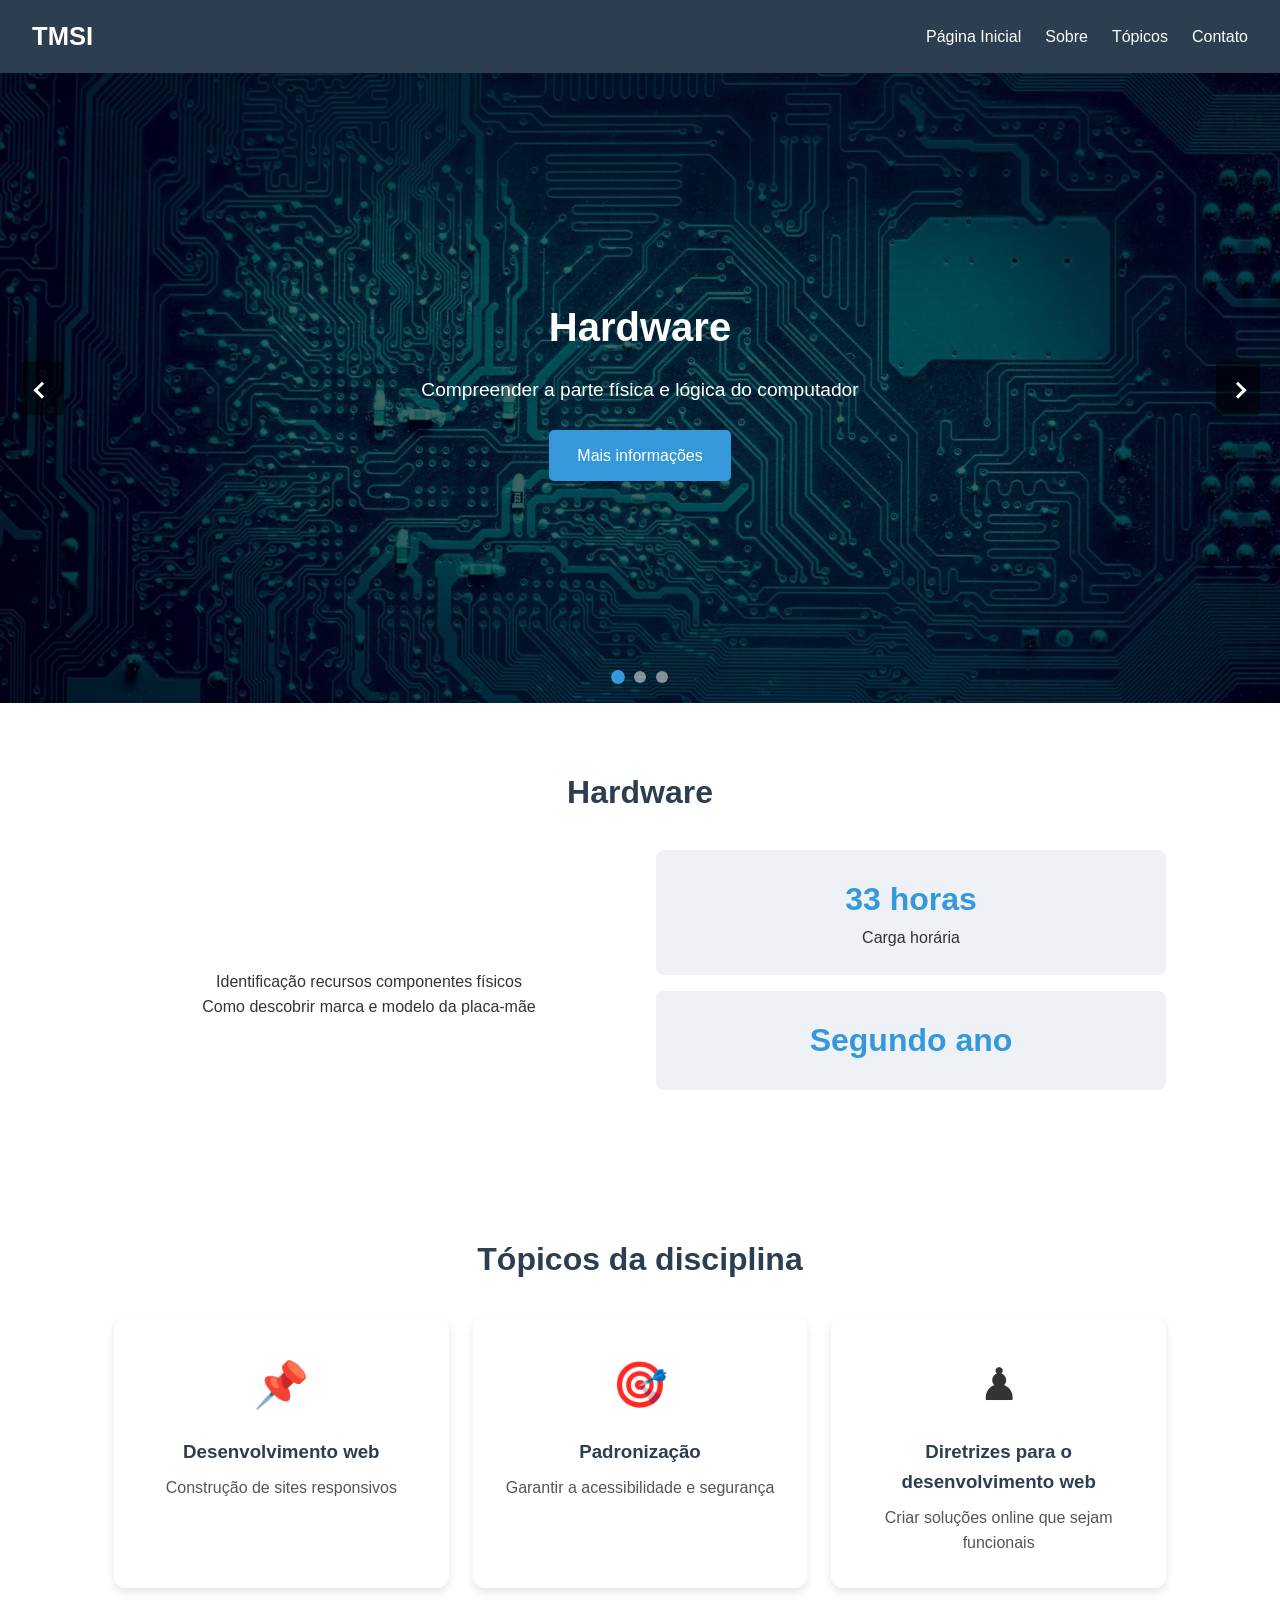
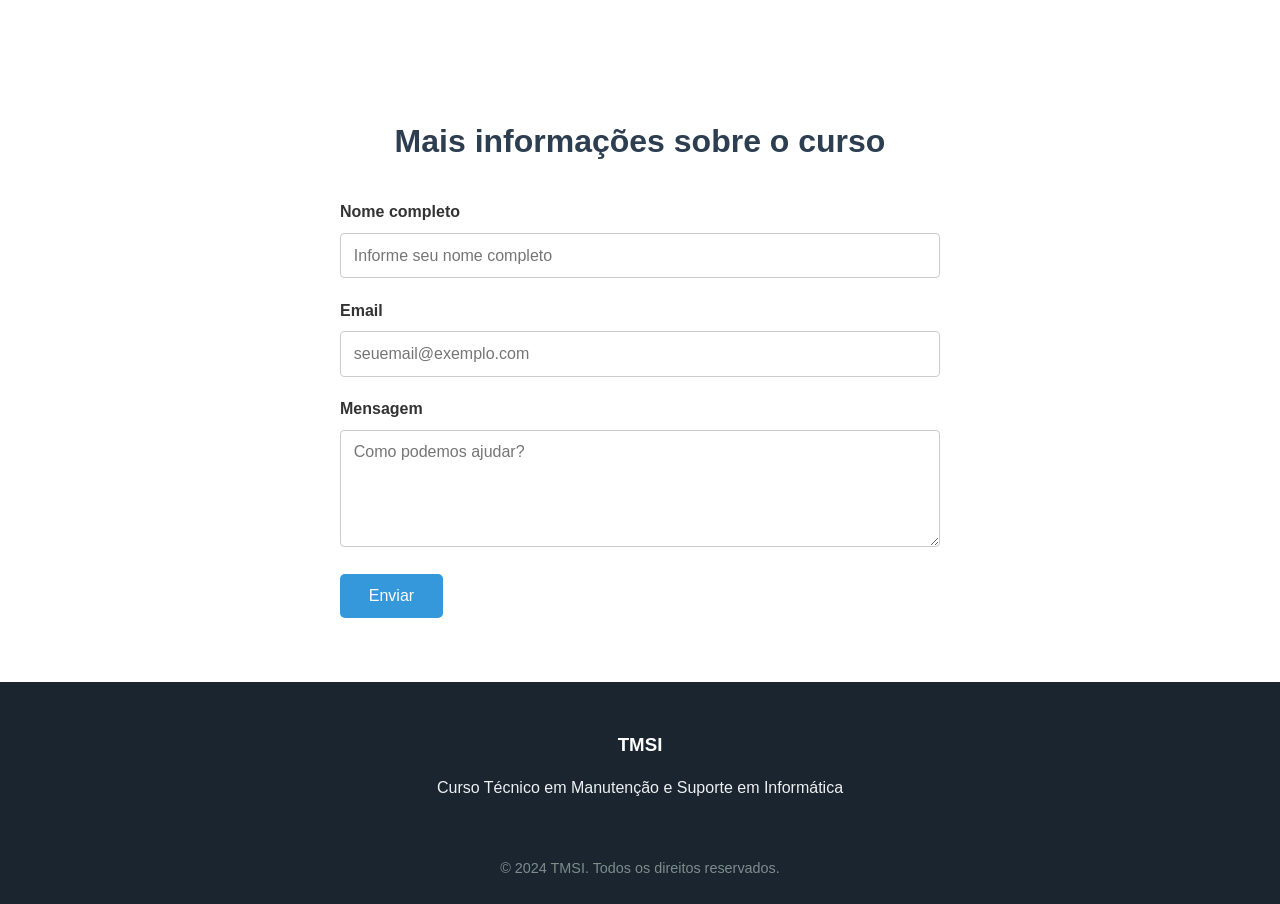
<file: html/index.html>
<!DOCTYPE html>
<html lang="pt-br">

<head>
    <meta charset="UTF-8">
    <meta name="viewport" content="width=device-width, initial-scale=1.0">
    <title>Site</title>
    <link rel="stylesheet" href="../css/style.css">
</head>

<body>
<!--Sim-->
    <header class="header">
        <a href="#" class="logo">TMSI</a>

        <button class="menu-toggle" id="menuResponsivo" aria-label="Abrir-Menu">
            <span class="bar"></span>
            <span class="bar"></span>
            <span class="bar"></span>
        </button>

        <nav class="nav-menu" id="nav-menu">
            <ul>
                <li><a href="#paginaInicial">Página Inicial</a></li>
                <li><a href="#sobre">Sobre</a></li>
                <li><a href="#topico">Tópicos</a></li>
                <li><a href="#contato">Contato</a></li>
            </ul>
        </nav>
    </header>

<section id="paginaInicial" class="carousel-section">
    <div class="carousel-container">
        <div class="carousel-slide active slide-1">
            <div class="hero-content">
                <h1>Hardware</h1>
                <p>Compreender a parte física e lógica do computador</p>
                <a href="#sobre" class="btn-primary">Mais informações</a>
            </div>
        </div>

        <div class="carousel-slide slide-2">
            <div class="carousel-container">
                <h1>Design</h1>
                <p>Desenvolvimento frontend</p>
            </div>
        </div>

        <div class="carousel-slide slide-3">
            <div class="carousel-container">
                <h1>Projeto</h1>
                <p>Desenvolvimento Shark Tank</p>
            </div>
        </div>
            <button class="carousel-btn prev-btn" id="prevBtn">
                <span class="botao esquerda"></span>
            </button>
            <button class="carousel-btn next-btn" id="nextBtn">
                <span class="botao direita"></span>
            </button>

            <div class="carousel-dots">
                <span class="dot active" data-index="0"></span>
                <span class="dot" data-index="1"></span>
                <span class="dot" data-index="2"></span>
            </div>

        </div>
    </div>
    </section>

    <section id="sobre" class="section">
        <div class="container">
            <h2>Hardware</h2>
            <div class="grid-2-cols">
                <div class="text-block">
                    <p>Identificação recursos componentes físicos</p>
                    <p>Como descobrir marca e modelo da placa-mãe</p>
                </div>
                <div class="stats-block">
                    <div class="stat-card">
                        <h3>33 horas</h3>
                        <p>Carga horária</p>
                    </div>
                    <div class="stat-card">
                        <h3>Segundo ano</h3>
                    </div>
                </div>
            </div>
        </div>

    </section>

    <section id="topico" class="section bg-ligth">
        <div class="container">
            <h2>Tópicos da disciplina</h2>
            <div class="grid-3-cols">
                <div class="card">
                    <div class="icon">📌</div>
                    <h3>Desenvolvimento web</h3>
                    <p>Construção de sites responsivos</p>
                </div>
                <div class="card">
                    <div class="icon">🎯</div>
                    <h3>Padronização</h3>
                    <p>Garantir a acessibilidade e segurança</p>
                </div>
                <div class="card">
                    <div class="icon">♟</div>
                    <h3>Diretrizes para o desenvolvimento web</h3>
                    <p>Criar soluções online que sejam funcionais</p>
                </div>
            </div>
        </div>
        
    </section>

    <section id="contato" class="section">
        <div class="container">
            <h2>Mais informações sobre o curso</h2>
    
            <form id="contatoForm" class="contact-form">
                <div class="form-group">
                    <label for="nome">Nome completo</label>
                    <input
                        type="text"
                        id="nome"
                        placeholder="Informe seu nome completo"
                    >
                </div>
    
                <div class="form-group">
                    <label for="email">Email</label>
                    <input
                        type="email"
                        id="email"
                        placeholder="seuemail@exemplo.com"
                    >
                </div>
    
                <div class="form-group">
                    <label for="mensagem">Mensagem</label>
                    <textarea
                        id="mensagem"
                        rows="5"
                        placeholder="Como podemos ajudar?"
                    ></textarea>
                </div>
    
                <button type="submit" class="btn-primary">
                    Enviar
                </button>
            </form>
        </div>
    </section>
    
    <footer class="footer">
        <div class="container grid-footer">
            <div class="footer-col">
                <h3>TMSI</h3>
                <p>Curso Técnico em Manutenção e Suporte em Informática</p>
            </div>
        </div> <!--fecha div grid-footer-->
        <div class="footer-bottom">
            <p>&copy; 2024 TMSI. Todos os direitos reservados.</p>
        </div>
    </footer>
    <div id="toast" class="toast">
        <span class="toast-icon">☑️</span>
        <span id="toastMensagem">Mensagem enviada com sucesso</span>
    </div>
</body>

<script type="text/javascript" src="../js/script.js"></script>

</html>
</file>
<file: css/style.css>
/* ===================================
   1. RESET E REGRAS GERAIS
   =================================== */

   * {
    margin: 0;
    padding: 0;
    box-sizing: border-box;
  }
  
  html {
    scroll-behavior: smooth;
  }
  
  body {
    font-family: "Segoe UI", Tahoma, Geneva, Verdana, sans-serif;
    line-height: 1.6;
    color: #333;
  }
  
  .container {
    max-width: 1100px;
    margin: 0 auto;
    padding: 0 1.5rem;
  }
  
  .section {
    padding: 4rem 0;
  }
  
  .section h2 {
    text-align: center;
    font-size: 2rem;
    margin-bottom: 2rem;
    color: #2c3e50;
  }
  
  .bg-light {
    background-color: #f8f9fa;
  }
  
  /* ===================================
     2. HEADER E NAVEGAÇÃO
     =================================== */
  
  .header {
    display: flex;
    justify-content: space-between;
    align-items: center;
    background-color: #2c3e50;
    padding: 1rem 2rem;
    position: sticky;
    top: 0;
    z-index: 1000;
  }
  
  .logo {
    color: #fff;
    text-decoration: none;
    font-size: 1.6rem;
    font-weight: bold;
  }
  
  .nav-menu ul {
    display: flex;
    list-style: none;
    gap: 1.5rem;
  }
  
  .nav-menu a {
    color: #fff;
    text-decoration: none;
    font-size: 1rem;
    transition: color 0.3s;
  }
  
  .nav-menu a:hover {
    color: #3498db;
  }
  
  /* ===================================
     3. BOTÃO HAMBÚRGUER
     =================================== */
  
  .menu-toggle {
    display: none;
    background: none;
    border: none;
    cursor: pointer;
    flex-direction: column;
    gap: 5px;
    padding: 5px;
  }
  
  .menu-toggle .bar {
    width: 25px;
    height: 3px;
    background-color: #fff;
    border-radius: 2px;
    transition: all 0.3s ease;
  }
  
  /* ===================================
     4. CARROSSEL HERO
     =================================== */
  
  .carousel-section {
    position: relative;
    width: 100%;
    height: 70vh;
    overflow: hidden;
  }
  
  .carousel-container {
    width: 100%;
    height: 100%;
    position: relative;
  }
  
  .carousel-slide {
    position: absolute;
    top: 0;
    left: 0;
  
    width: 100%;
    height: 100%;
  
    opacity: 0;
  
    transition: opacity 0.8s ease-in-out;
  
    background-size: cover;
    background-position: center;
  
    display: flex;
    align-items: center;
    justify-content: center;
  
    text-align: center;
    color: #fff;
  
    padding: 0 1rem;
  }
  
  .carousel-slide.active {
    opacity: 1;
    z-index: 1;
  }
  
  /* ===================================
     5. IMAGENS DOS SLIDES
     =================================== */
  
  .slide-1 {
    background-image:
      linear-gradient(rgba(0, 0, 0, 0.6), rgba(0, 0, 0, 0.6)),
      url("../img/hardware.jpg");
  }
  
  .slide-2 {
    background-image:
      linear-gradient(rgba(0, 0, 0, 0.6), rgba(0, 0, 0, 0.6)),
      url("../img/design.jpg");
  }
  
  .slide-3 {
    background-image:
      linear-gradient(rgba(0, 0, 0, 0.6), rgba(0, 0, 0, 0.6)),
      url("../img/projeto.jpeg");
  }
  
  /* ===================================
     6. CONTEÚDO DO HERO
     =================================== */
  
  .hero-content {
    max-width: 800px;
    margin: 0 auto;
  }
  
  .hero-content h1 {
    font-size: 2.5rem;
    margin-bottom: 1rem;
  }
  
  .hero-content p {
    font-size: 1.2rem;
    margin-bottom: 1.5rem;
  
    max-width: 600px;
  
    margin-left: auto;
    margin-right: auto;
  }
  
  /* ===================================
     7. BOTÃO PRINCIPAL
     =================================== */
  
  .btn-primary {
    display: inline-block;
  
    background-color: #3498db;
    color: #fff;
  
    padding: 0.8rem 1.8rem;
  
    border: none;
    border-radius: 5px;
  
    text-decoration: none;
  
    font-size: 1rem;
  
    cursor: pointer;
  
    transition:
      background 0.3s ease,
      transform 0.3s ease,
      box-shadow 0.3s ease;
  }
  
  .btn-primary:hover {
    background-color: #2980b9;
  
    transform: translateY(-2px);
  
    box-shadow: 0 5px 15px rgba(0, 0, 0, 0.2);
  }
  
  /* ===================================
     8. CONTROLES E SETAS DO CARROSSEL
     =================================== */
  
  .carousel-btn {
    position: absolute;
  
    top: 50%;
  
    transform: translateY(-50%);
  
    background-color: rgba(0, 0, 0, 0.5);
  
    color: white;
  
    border: none;
  
    font-size: 1.5rem;
  
    padding: 0.8rem 1rem;
  
    cursor: pointer;
  
    z-index: 10;
  
    border-radius: 4px;
  
    transition:
      background-color 0.3s ease,
      transform 0.3s ease;
  }
  
  .carousel-btn:hover {
    background-color: rgba(0, 0, 0, 0.8);
  }
  
  .prev-btn {
    left: 20px;
  }
  
  .next-btn {
    right: 20px;
  }
  
  /* ===================================
     9. SETAS DESENHADAS EM CSS
     =================================== */
  
  .botao {
    display: inline-block;
  
    width: 12px;
    height: 12px;
  
    border-top: 3px solid #fff;
    border-right: 3px solid #fff;
  }
  
  .botao.esquerda {
    transform: rotate(-135deg);
  }
  
  .botao.direita {
    transform: rotate(45deg);
  }
  
  /* ===================================
     10. INDICADORES DO CARROSSEL
     =================================== */
  
  .carousel-dots {
    position: absolute;
  
    bottom: 20px;
    left: 50%;
  
    transform: translateX(-50%);
  
    display: flex;
  
    gap: 10px;
  
    z-index: 10;
  }
  
  .dot {
    width: 12px;
    height: 12px;
  
    background-color: rgba(255, 255, 255, 0.5);
  
    border-radius: 50%;
  
    cursor: pointer;
  
    transition:
      background-color 0.3s ease,
      transform 0.3s ease;
  }
  
  .dot:hover {
    transform: scale(1.2);
  }
  
  .dot.active {
    background-color: #3498db;
  
    transform: scale(1.15);
  }
  
  /* ===================================
     11. GRIDS
     =================================== */
  
  .grid-2-cols {
    display: grid;
  
    grid-template-columns: 1fr 1fr;
  
    gap: 2rem;
  }
  
  .grid-3-cols {
    display: grid;
  
    grid-template-columns: repeat(3, 1fr);
  
    gap: 1.5rem;
  }
  
  /* ===================================
     12. BLOCO DE TEXTO
     =================================== */
  
  .text-block {
    display: flex;
  
    flex-direction: column;
  
    justify-content: center;
  
    align-items: center;
  
    text-align: center;
  
    margin-top: 2rem;
  }
  
  /* ===================================
     13. CARDS DE ESTATÍSTICAS
     =================================== */
  
  .stat-card {
    background-color: #eef2f7;
  
    padding: 1.5rem;
  
    border-radius: 8px;
  
    text-align: center;
  
    margin-bottom: 1rem;
  
    transition:
      transform 0.3s ease,
      box-shadow 0.3s ease;
  }
  
  .stat-card:hover {
    transform: translateY(-5px);
  
    box-shadow: 0 8px 20px rgba(0, 0, 0, 0.1);
  }
  
  .stat-card h3 {
    font-size: 2rem;
  
    color: #3498db;
  }
  
  /* ===================================
     14. TÓPICOS DA DISCIPLINA
     =================================== */
  
  #servicos {
    position: relative;
  
    overflow: hidden;
  }
  
  /* Título da seção */
  
  #servicos h2 {
    font-size: 2.3rem;
  
    margin-bottom: 3rem;
  
    position: relative;
  }
  
  /* Linha abaixo do título */
  
  #servicos h2::after {
    content: "";
  
    display: block;
  
    width: 60px;
  
    height: 4px;
  
    background-color: #3498db;
  
    margin: 12px auto 0;
  
    border-radius: 5px;
  }
  
  /* ===================================
     15. CARDS DOS TÓPICOS
     =================================== */
  
  .card {
    background: #fff;
  
    padding: 2rem;
  
    border-radius: 12px;
  
    box-shadow: 0 4px 10px rgba(0, 0, 0, 0.1);
  
    text-align: center;
  
    position: relative;
  
    overflow: hidden;
  
    transition:
      transform 0.4s ease,
      box-shadow 0.4s ease,
      background-color 0.4s ease;
  }
  
  /* Linha superior do card */
  
  .card::before {
    content: "";
  
    position: absolute;
  
    top: 0;
    left: 0;
  
    width: 100%;
  
    height: 4px;
  
    background-color: #3498db;
  
    transform: scaleX(0);
  
    transform-origin: center;
  
    transition: transform 0.4s ease;
  }
  
  /* Efeito hover */
  
  .card:hover {
    transform: translateY(-10px);
  
    box-shadow: 0 15px 30px rgba(0, 0, 0, 0.18);
  }
  
  /* Ativa a linha superior */
  
  .card:hover::before {
    transform: scaleX(1);
  }
  
  /* Ícone */
  
  .card .icon {
    font-size: 2.8rem;
  
    margin-bottom: 1rem;
  
    transition: transform 0.4s ease;
  }
  
  /* Animação do ícone */
  
  .card:hover .icon {
    transform: scale(1.15);
  }
  
  /* Título do card */
  
  .card h3 {
    margin-bottom: 0.5rem;
  
    color: #2c3e50;
  
    transition: color 0.3s ease;
  }
  
  /* Mudança de cor do título */
  
  .card:hover h3 {
    color: #3498db;
  }
  
  /* Texto */
  
  .card p {
    color: #555;
  
    transition: color 0.3s ease;
  }
  
  /* ===================================
     16. FORMULÁRIO DE CONTATO
     =================================== */
  
  .contact-form {
    max-width: 600px;
  
    margin: 0 auto;
  }
  
  .form-group {
    margin-bottom: 1.2rem;
  }
  
  .form-group label {
    display: block;
  
    margin-bottom: 0.5rem;
  
    font-weight: bold;
  }
  
  .form-group input,
  .form-group textarea {
    width: 100%;
  
    padding: 0.8rem;
  
    border: 1px solid #ccc;
  
    border-radius: 4px;
  
    font-size: 1rem;
  
    font-family: inherit;
  
    transition:
      border-color 0.3s ease,
      box-shadow 0.3s ease;
  }
  
  .form-group input:focus,
  .form-group textarea:focus {
    outline: none;
  
    border-color: #3498db;
  
    box-shadow: 0 0 0 3px rgba(52, 152, 219, 0.15);
  }
  
  /* Borda vermelha para campos com erro */
  
  .input-error {
    border-color: #e74c3c !important;
  }
  
  /* Mensagem de erro */
  
  .error-text {
    color: #e74c3c;
  
    font-size: 0.85rem;
  
    margin-top: 0.3rem;
  
    display: block;
  }
  
  /* ===================================
     17. RODAPÉ
     =================================== */
  
  .footer {
    background-color: #1a252f;
  
    color: #ecf0f1;
  
    padding-top: 3rem;
  
    width: 100%;
  }
  
  /* Grid do rodapé */
  
  .grid-footer {
    display: grid;
  
    grid-template-columns: repeat(auto-fit, minmax(200px, 1fr));
  
    gap: 2rem;
  
    padding-bottom: 2rem;
  
    justify-items: center;
  }
  
  /* Coluna */
  
  .footer-col {
    display: flex;
  
    flex-direction: column;
  
    align-items: center;
  
    text-align: center;
  
    width: 100%;
  }
  
  /* Parágrafo */
  
  .footer-col p {
    text-align: center;
  
    margin: 0 auto;
  }
  
  /* Títulos */
  
  .footer-col h3,
  .footer-col h4 {
    margin-bottom: 1rem;
  
    color: #fff;
  }
  
  /* Listas */
  
  .footer-col ul {
    list-style: none;
  }
  
  .footer-col ul li {
    margin-bottom: 0.5rem;
  }
  
  /* Links */
  
  .footer-col a {
    color: #bdc3c7;
  
    text-decoration: none;
  
    transition: color 0.3s ease;
  }
  
  .footer-col a:hover {
    color: #3498db;
  }
  
  /* Links sociais */
  
  .social-links {
    display: flex;
  
    flex-direction: column;
  
    gap: 0.5rem;
  }
  
  /* Rodapé inferior */
  
  .footer-bottom {
    grid-column: 1 / -1;
  
    width: 100%;
  
    text-align: center;
  
    padding: 1.5rem 0;
  
    font-size: 0.9rem;
  
    color: #7f8c8d;
  }
  
  /* Notificação Toast */
  .toast {
    position: fixed;
    top: 20px;
    right: 20px;
  
    display: flex;
    align-items: center;
    gap: 10px;
  
    background-color: #2e7d32;
    color: white;
  
    padding: 16px 24px;
    border-radius: 8px;
  
    box-shadow: 0 4px 12px rgba(0, 0, 0, 0.2);
  
    opacity: 0;
    visibility: hidden;
    transform: translateX(100%);
  
    transition: all 0.4s ease;
    z-index: 9999;
  }
  
  /* Quando o toast estiver visível */
  .toast.show {
    opacity: 1;
    visibility: visible;
    transform: translateX(0);
  }
  
  /* Ícone de sucesso */
  .toast-icon {
    font-size: 22px;
    font-weight: bold;
  }
  
  /* Ajuste para telas pequenas */
  @media (max-width: 480px) {
    .toast {
      left: 16px;
      right: 16px;
      top: 16px;
    }
  }
  
  /* ===================================
     18. RESPONSIVIDADE
     =================================== */
  
  @media (max-width: 768px) {
    /* Menu */
  
    .menu-toggle {
      display: flex;
    }
  
    .nav-menu {
      display: none;
  
      position: absolute;
  
      top: 100%;
      left: 0;
  
      width: 100%;
  
      background-color: #2c3e50;
    }
  
    .nav-menu.active {
      display: block;
    }
  
    .nav-menu ul {
      flex-direction: column;
  
      padding: 1rem 0;
  
      gap: 0;
    }
  
    .nav-menu li {
      text-align: center;
  
      padding: 0.8rem 0;
    }
  
    /* Grids */
  
    .grid-2-cols,
    .grid-3-cols,
    .grid-footer {
      grid-template-columns: 1fr;
    }
  
    /* Hero */
  
    .carousel-section {
      height: 65vh;
    }
  
    .hero-content h1 {
      font-size: 1.8rem;
    }
  
    .hero-content p {
      font-size: 1rem;
    }
  
    /* Botões do carrossel */
  
    .carousel-btn {
      padding: 0.5rem;
    }
  
    /* Título dos tópicos */
  
    #servicos h2 {
      font-size: 1.8rem;
    }
  
    /* Cards */
  
    .card {
      padding: 1.5rem;
    }
  }
  
  /* ===================================
     19. ACESSIBILIDADE
     =================================== */
  
  /* Remove animações para usuários que
     preferem menos movimento */
  
  @media (prefers-reduced-motion: reduce) {
    html {
      scroll-behavior: auto;
    }
  
    *,
    *::before,
    *::after {
      animation-duration: 0.01ms !important;
      animation-iteration-count: 1 !important;
      transition-duration: 0.01ms !important;
    }
  }
</file>
